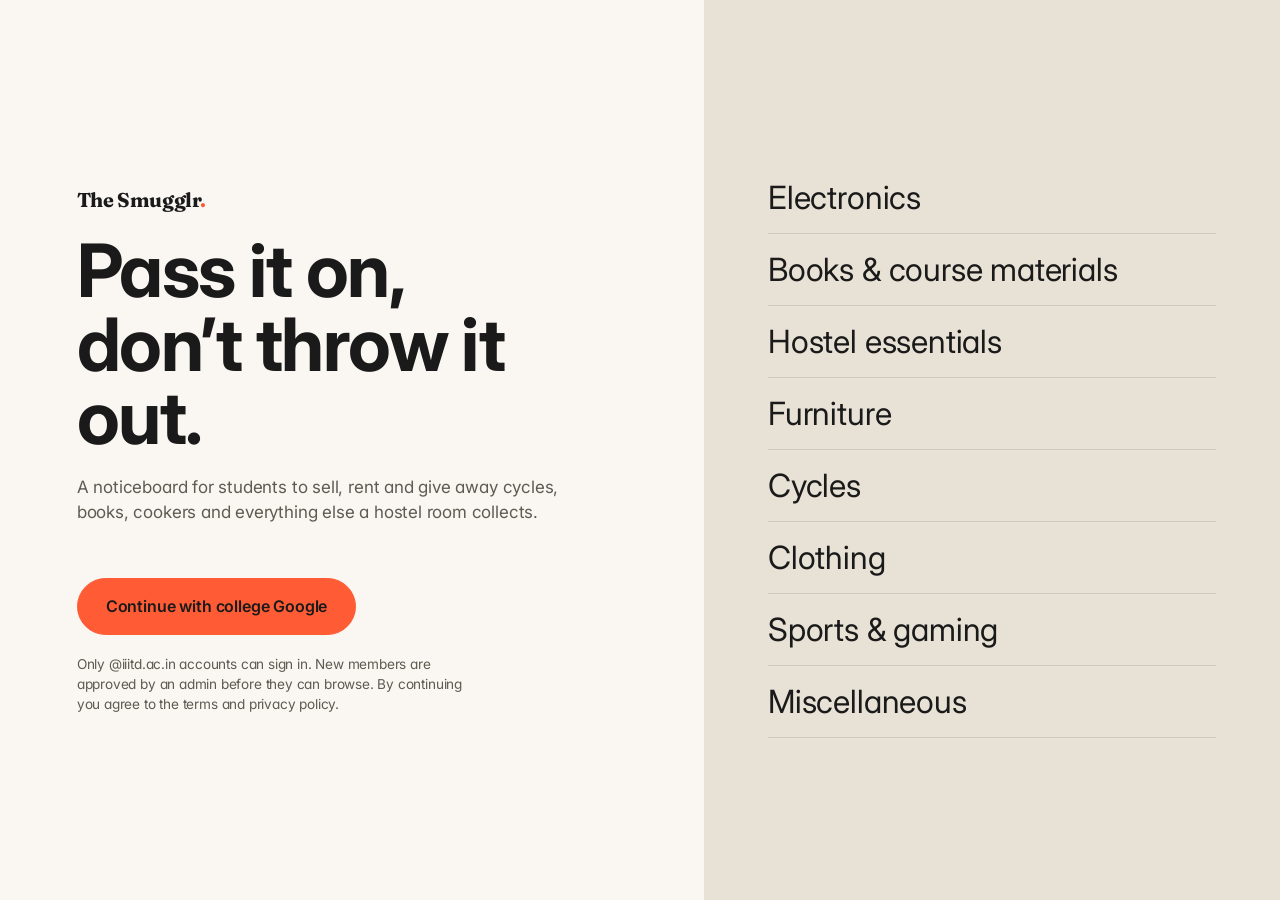
<file: index.html>
<!doctype html>
<html lang="en">
  <head>
    <meta charset="UTF-8" />
    <link rel="icon" type="image/svg+xml" href="/favicon.svg" />
    <meta name="viewport" content="width=device-width, initial-scale=1.0" />
    <title>The Smugglr · Student marketplace for your campus</title>
    <link rel="canonical" href="https://thesmugglr.github.io/" />
    <link rel="manifest" href="/manifest.webmanifest" />
    <link rel="apple-touch-icon" href="/pwa/apple-touch-icon.png" />
    <meta name="mobile-web-app-capable" content="yes" />
    <meta name="apple-mobile-web-app-capable" content="yes" />
    <meta name="apple-mobile-web-app-title" content="Smugglr" />
    <meta name="apple-mobile-web-app-status-bar-style" content="default" />
    <meta name="description" content="A student marketplace: buy, sell, rent and give away cycles, books, cookers and more on campus." />
    <meta name="color-scheme" content="light dark" />
    <meta name="theme-color" content="#FAF7F2" media="(prefers-color-scheme: light)" />
    <meta name="theme-color" content="#14120F" media="(prefers-color-scheme: dark)" />
    <meta property="og:type" content="website" />
    <meta property="og:title" content="The Smugglr" />
    <meta property="og:description" content="Pass it on. Pay less. A student marketplace for your campus." />
    <meta property="og:url" content="https://thesmugglr.github.io/" />
    <meta property="og:site_name" content="The Smugglr" />
    <meta property="og:image" content="https://thesmugglr.github.io/pwa/icon-512.png" />
    <meta name="twitter:card" content="summary" />
    <script type="application/ld+json">{"@context":"https://schema.org","@type":"WebSite","name":"The Smugglr","alternateName":["Smugglr","The Smugglr student marketplace"],"url":"https://thesmugglr.github.io/"}</script>
    <link rel="preconnect" href="https://fonts.googleapis.com" />
  <link rel="preconnect" href="https://fonts.gstatic.com" crossorigin />
  <link href="https://fonts.googleapis.com/css2?family=Inter:wght@400;500;600;700&family=Fraunces:opsz,wght@9..144,700&display=swap" rel="stylesheet" />
  <script type="module" crossorigin src="/assets/index-Czb5U0D6.js"></script>
  <link rel="stylesheet" crossorigin href="/assets/index-BHktLId6.css">
</head>
  <body>
    <div id="root"><noscript><h1>The Smugglr</h1><p>A student marketplace: buy, sell, rent and give away cycles, textbooks, cookers and more on campus. Sign in with your college Google account. JavaScript is needed to use the site.</p></noscript></div>
  </body>
</html>
</file>
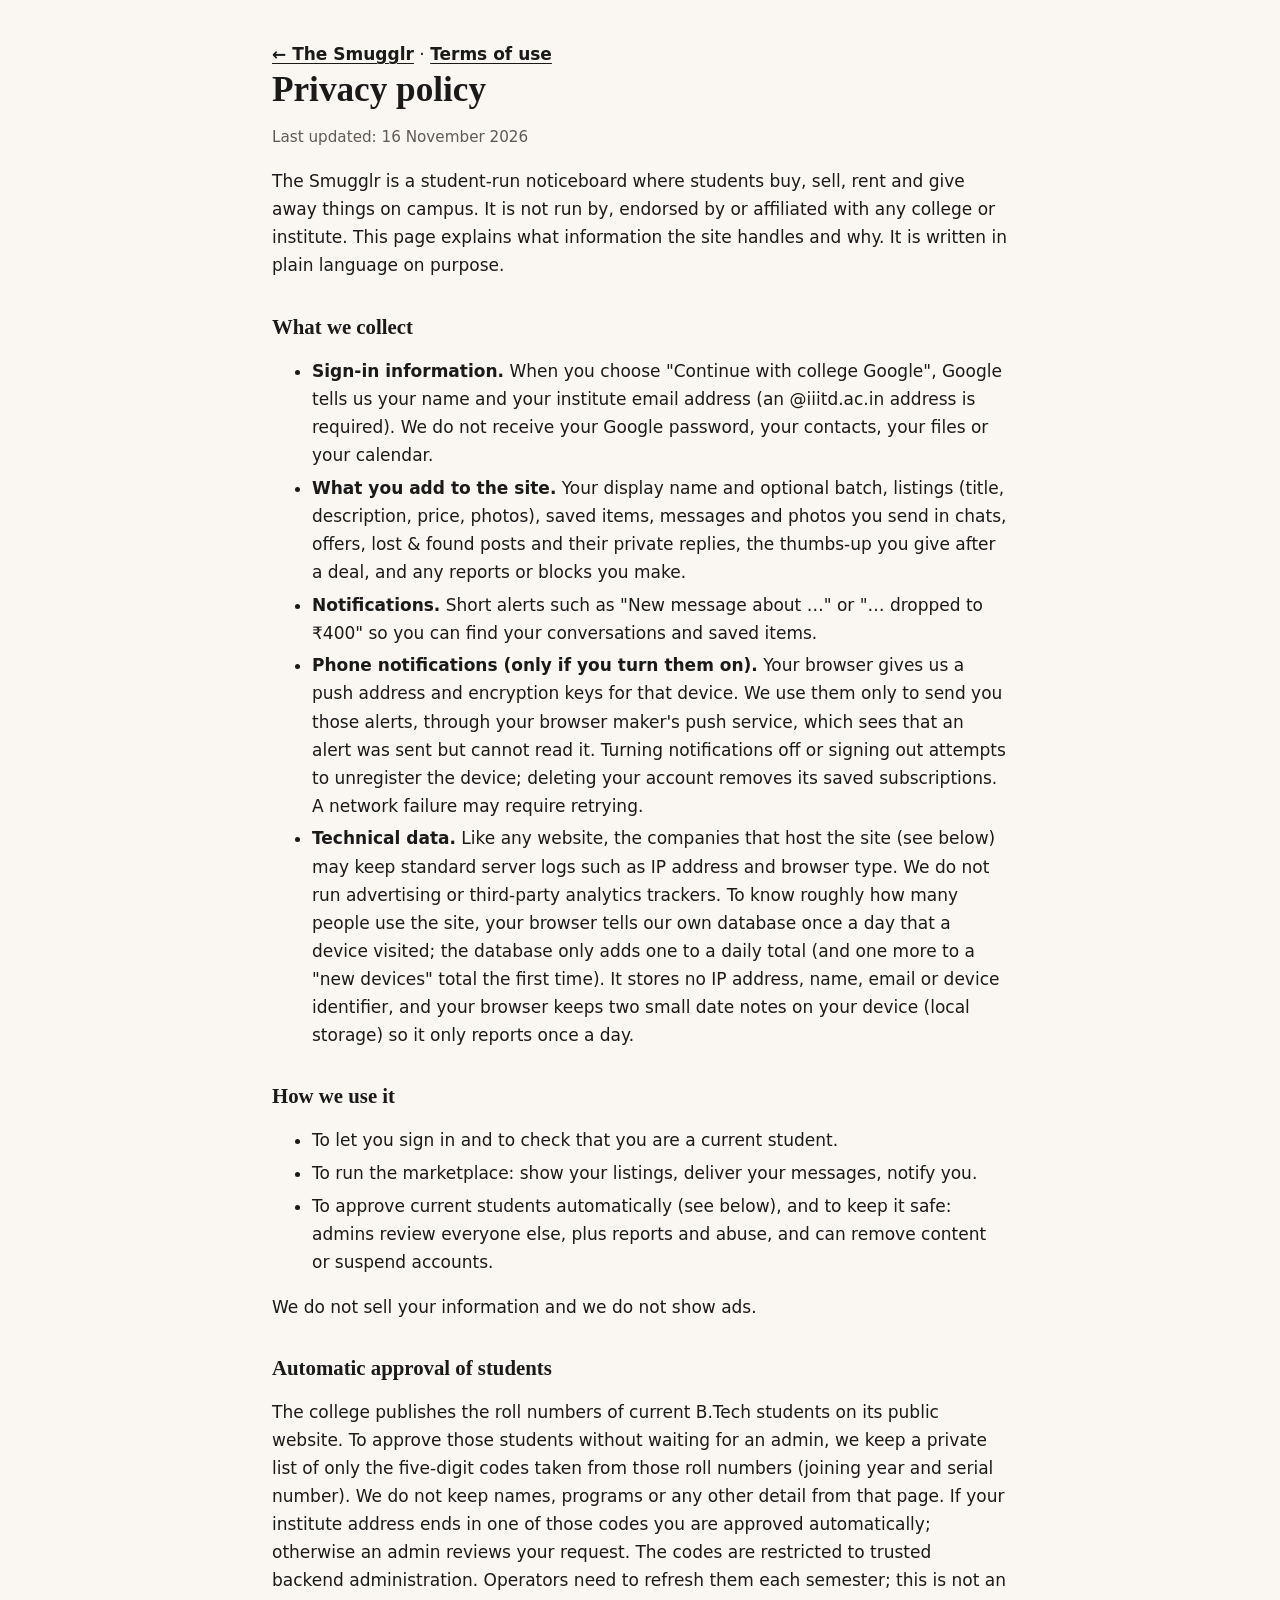
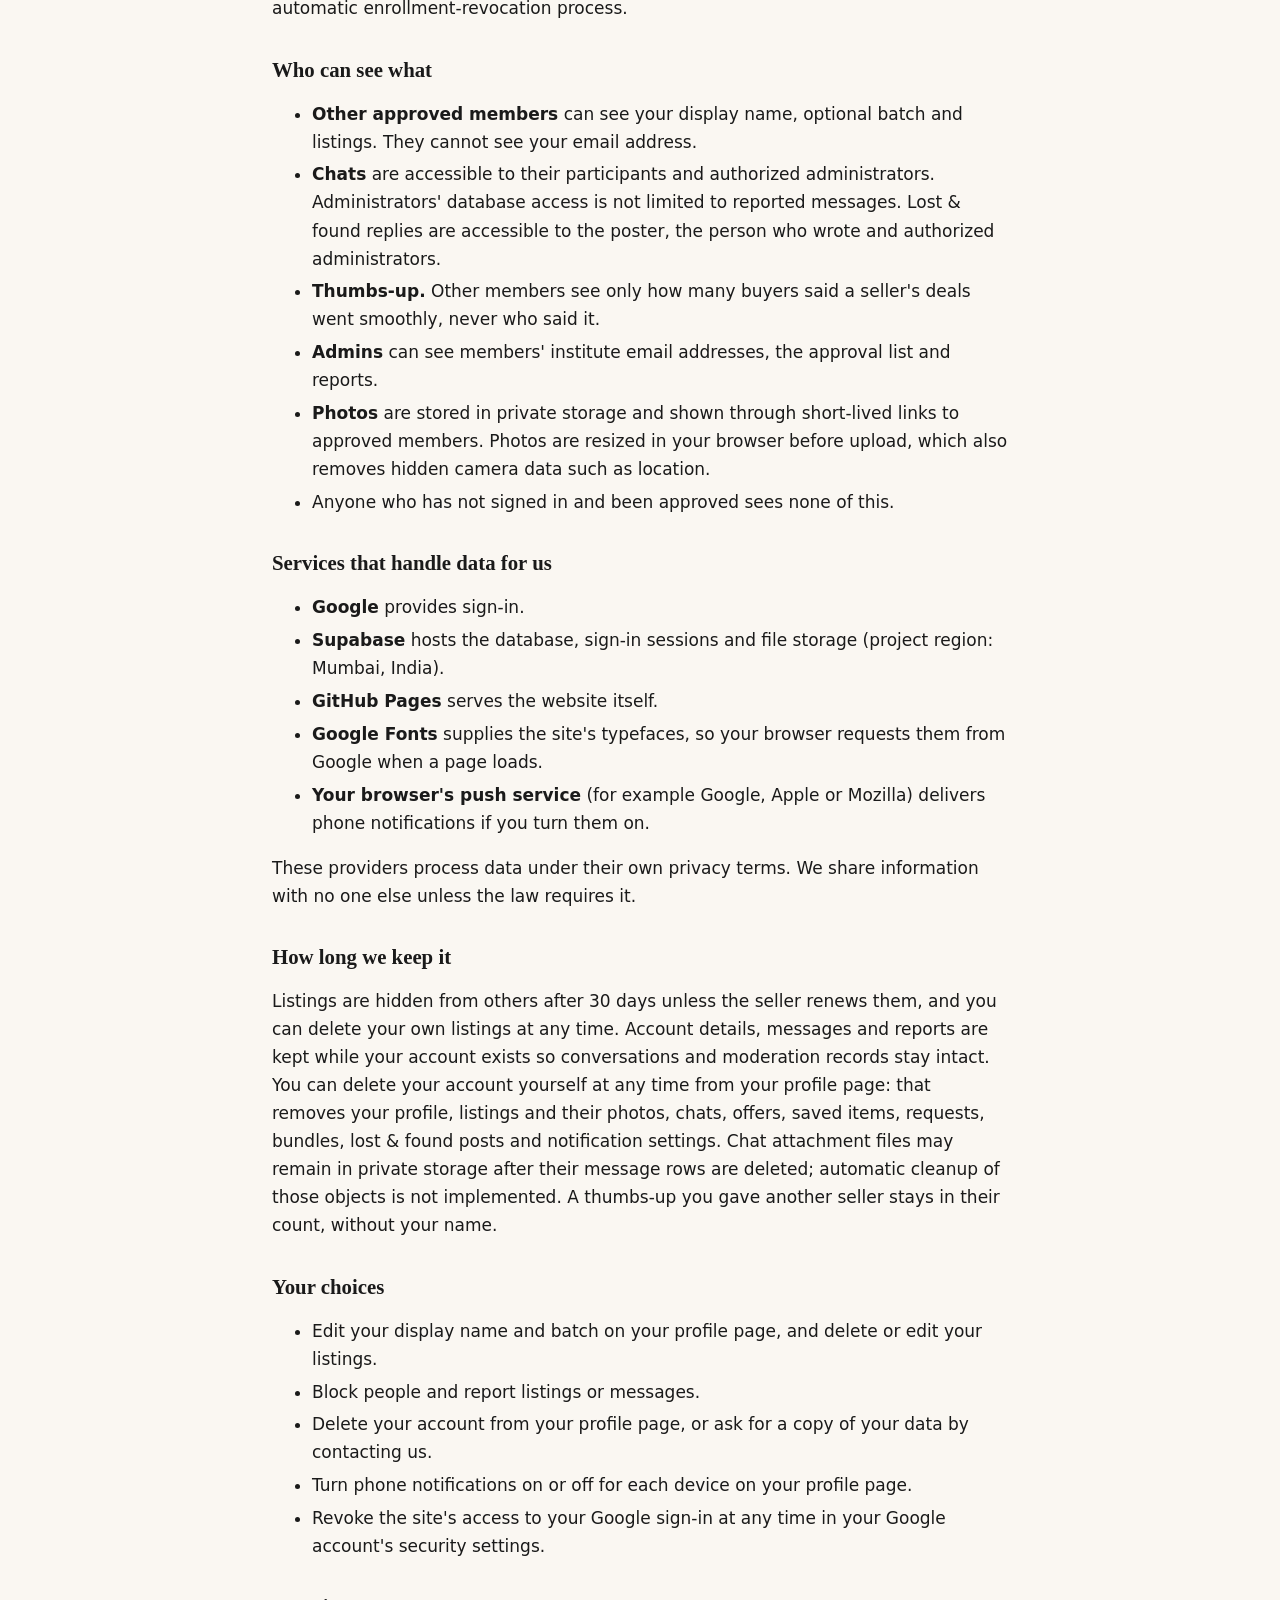
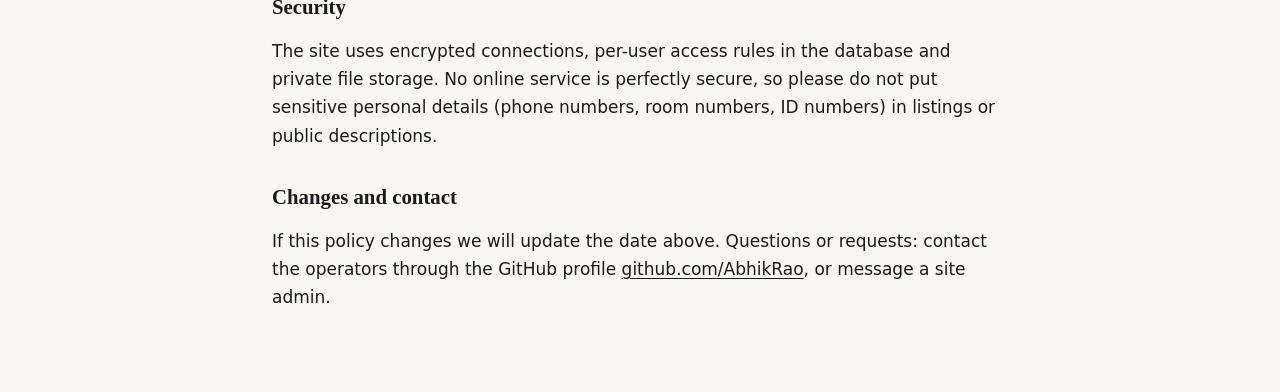
<file: privacy.html>
<!doctype html>
<html lang="en">
<head>
<meta charset="utf-8">
<meta name="viewport" content="width=device-width, initial-scale=1">
<title>Privacy policy · The Smugglr</title>
<meta name="description" content="How The Smugglr handles your data.">
<style>
  body{margin:0;background:#faf7f2;color:#1a1a1a;font:17px/1.65 system-ui,-apple-system,"Segoe UI",sans-serif}
  main{max-width:46rem;margin:0 auto;padding:2.5rem 1.25rem 4rem}
  h1{font:700 2.2rem/1.1 Georgia,"Times New Roman",serif;margin:.2rem 0 .4rem}
  h2{font:700 1.3rem/1.2 Georgia,"Times New Roman",serif;margin:2.2rem 0 .5rem}
  a{color:#1a1a1a;text-underline-offset:3px}
  .muted{color:#5f5a52;font-size:.95rem}
  li{margin:.3rem 0}
  nav a{font-weight:600}
</style>
</head>
<body>
<main>
  <nav><a href="./">← The Smugglr</a> · <a href="terms.html">Terms of use</a></nav>
  <h1>Privacy policy</h1>
  <p class="muted">Last updated: 16 November 2026</p>

  <p>The Smugglr is a student-run noticeboard where students buy, sell, rent and give away things on campus. It is not run by, endorsed by or affiliated with any college or institute. This page explains what information the site handles and why. It is written in plain language on purpose.</p>

  <h2>What we collect</h2>
  <ul>
    <li><strong>Sign-in information.</strong> When you choose "Continue with college Google", Google tells us your name and your institute email address (an @iiitd.ac.in address is required). We do not receive your Google password, your contacts, your files or your calendar.</li>
    <li><strong>What you add to the site.</strong> Your display name and optional batch, listings (title, description, price, photos), saved items, messages and photos you send in chats, offers, lost &amp; found posts and their private replies, the thumbs-up you give after a deal, and any reports or blocks you make.</li>
    <li><strong>Notifications.</strong> Short alerts such as "New message about …" or "… dropped to ₹400" so you can find your conversations and saved items.</li>
    <li><strong>Phone notifications (only if you turn them on).</strong> Your browser gives us a push address and encryption keys for that device. We use them only to send you those alerts, through your browser maker's push service, which sees that an alert was sent but cannot read it. Turning notifications off or signing out attempts to unregister the device; deleting your account removes its saved subscriptions. A network failure may require retrying.</li>
    <li><strong>Technical data.</strong> Like any website, the companies that host the site (see below) may keep standard server logs such as IP address and browser type. We do not run advertising or third-party analytics trackers. To know roughly how many people use the site, your browser tells our own database once a day that a device visited; the database only adds one to a daily total (and one more to a "new devices" total the first time). It stores no IP address, name, email or device identifier, and your browser keeps two small date notes on your device (local storage) so it only reports once a day.</li>
  </ul>

  <h2>How we use it</h2>
  <ul>
    <li>To let you sign in and to check that you are a current student.</li>
    <li>To run the marketplace: show your listings, deliver your messages, notify you.</li>
    <li>To approve current students automatically (see below), and to keep it safe: admins review everyone else, plus reports and abuse, and can remove content or suspend accounts.</li>
  </ul>
  <p>We do not sell your information and we do not show ads.</p>

  <h2>Automatic approval of students</h2>
  <p>The college publishes the roll numbers of current B.Tech students on its public website. To approve those students without waiting for an admin, we keep a private list of only the five-digit codes taken from those roll numbers (joining year and serial number). We do not keep names, programs or any other detail from that page. If your institute address ends in one of those codes you are approved automatically; otherwise an admin reviews your request. The codes are restricted to trusted backend administration. Operators need to refresh them each semester; this is not an automatic enrollment-revocation process.</p>

  <h2>Who can see what</h2>
  <ul>
    <li><strong>Other approved members</strong> can see your display name, optional batch and listings. They cannot see your email address.</li>
    <li><strong>Chats</strong> are accessible to their participants and authorized administrators. Administrators' database access is not limited to reported messages. Lost &amp; found replies are accessible to the poster, the person who wrote and authorized administrators.</li>
    <li><strong>Thumbs-up.</strong> Other members see only how many buyers said a seller's deals went smoothly, never who said it.</li>
    <li><strong>Admins</strong> can see members' institute email addresses, the approval list and reports.</li>
    <li><strong>Photos</strong> are stored in private storage and shown through short-lived links to approved members. Photos are resized in your browser before upload, which also removes hidden camera data such as location.</li>
    <li>Anyone who has not signed in and been approved sees none of this.</li>
  </ul>

  <h2>Services that handle data for us</h2>
  <ul>
    <li><strong>Google</strong> provides sign-in.</li>
    <li><strong>Supabase</strong> hosts the database, sign-in sessions and file storage (project region: Mumbai, India).</li>
    <li><strong>GitHub Pages</strong> serves the website itself.</li>
    <li><strong>Google Fonts</strong> supplies the site's typefaces, so your browser requests them from Google when a page loads.</li>
    <li><strong>Your browser's push service</strong> (for example Google, Apple or Mozilla) delivers phone notifications if you turn them on.</li>
  </ul>
  <p>These providers process data under their own privacy terms. We share information with no one else unless the law requires it.</p>

  <h2>How long we keep it</h2>
  <p>Listings are hidden from others after 30 days unless the seller renews them, and you can delete your own listings at any time. Account details, messages and reports are kept while your account exists so conversations and moderation records stay intact. You can delete your account yourself at any time from your profile page: that removes your profile, listings and their photos, chats, offers, saved items, requests, bundles, lost &amp; found posts and notification settings. Chat attachment files may remain in private storage after their message rows are deleted; automatic cleanup of those objects is not implemented. A thumbs-up you gave another seller stays in their count, without your name.</p>

  <h2>Your choices</h2>
  <ul>
    <li>Edit your display name and batch on your profile page, and delete or edit your listings.</li>
    <li>Block people and report listings or messages.</li>
    <li>Delete your account from your profile page, or ask for a copy of your data by contacting us.</li>
    <li>Turn phone notifications on or off for each device on your profile page.</li>
    <li>Revoke the site's access to your Google sign-in at any time in your Google account's security settings.</li>
  </ul>

  <h2>Security</h2>
  <p>The site uses encrypted connections, per-user access rules in the database and private file storage. No online service is perfectly secure, so please do not put sensitive personal details (phone numbers, room numbers, ID numbers) in listings or public descriptions.</p>

  <h2>Changes and contact</h2>
  <p>If this policy changes we will update the date above. Questions or requests: contact the operators through the GitHub profile <a href="https://github.com/AbhikRao">github.com/AbhikRao</a>, or message a site admin.</p>
</main>
</body>
</html>
</file>
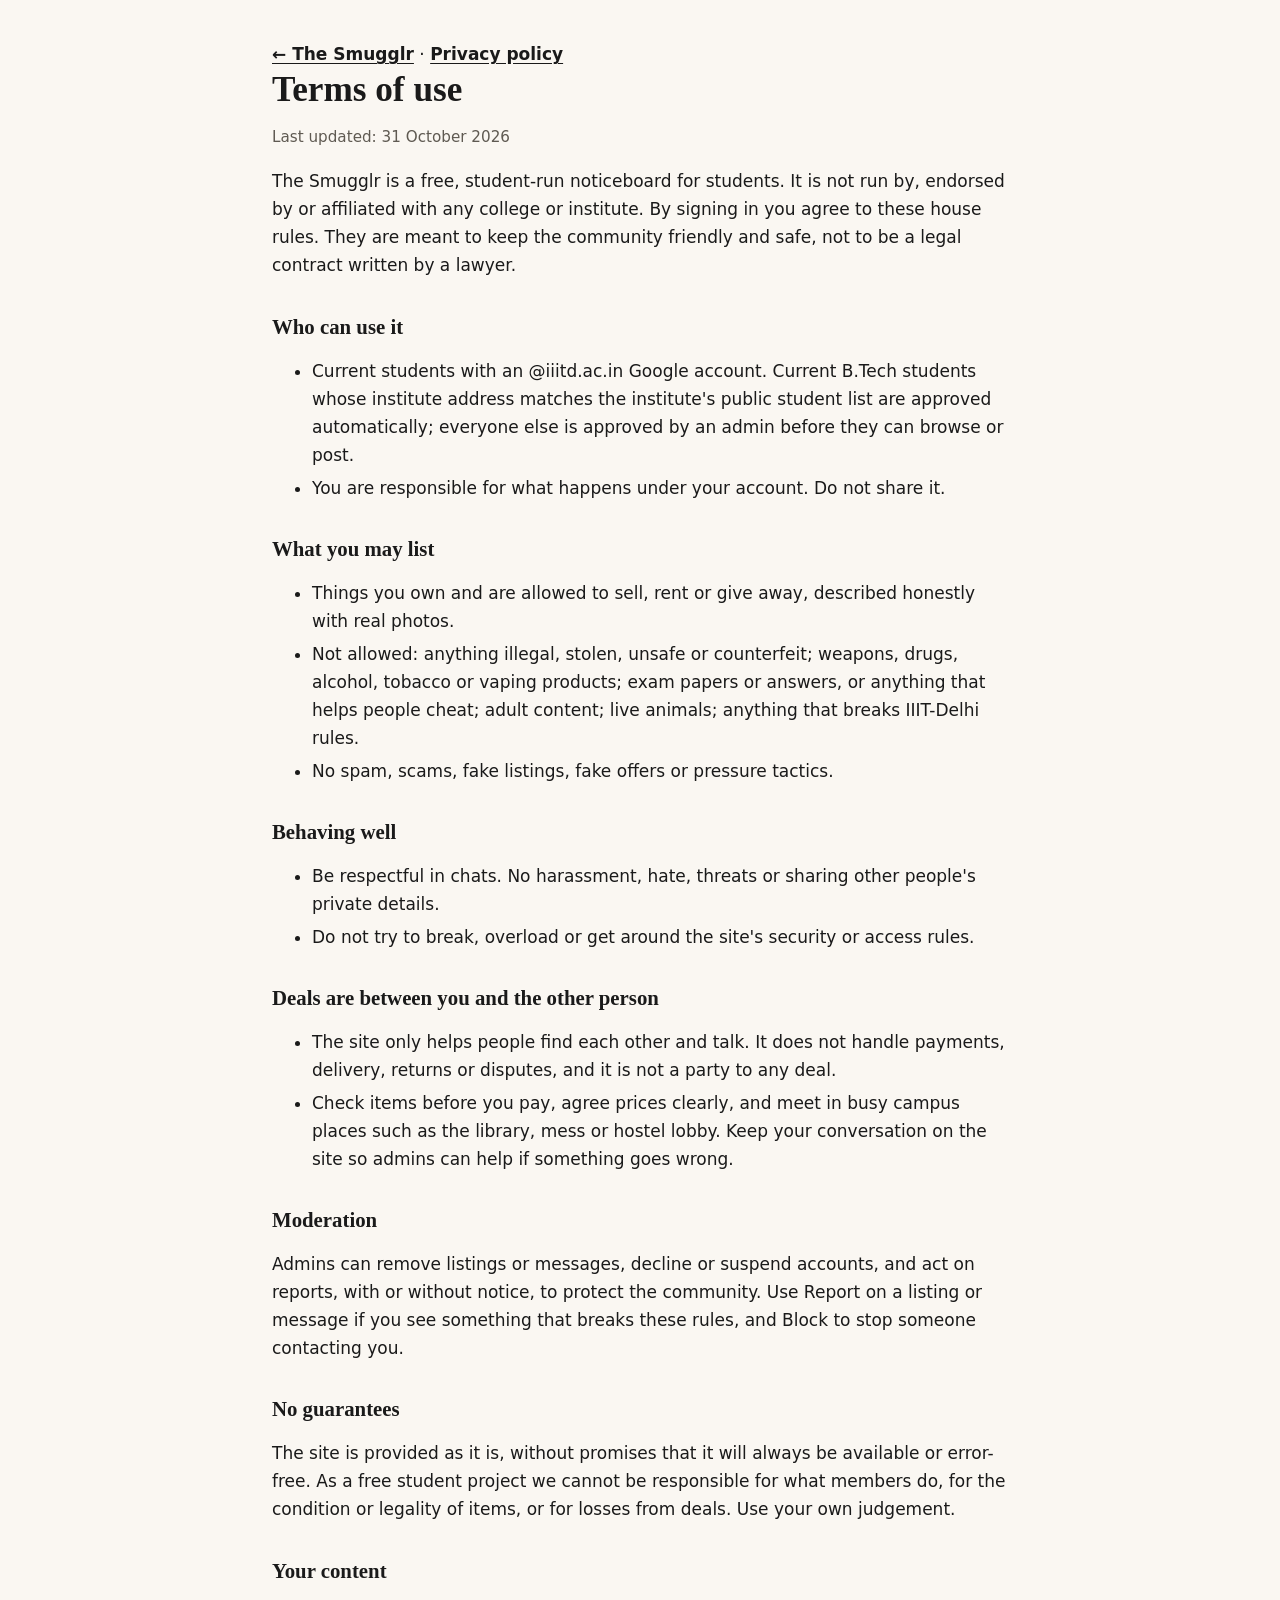
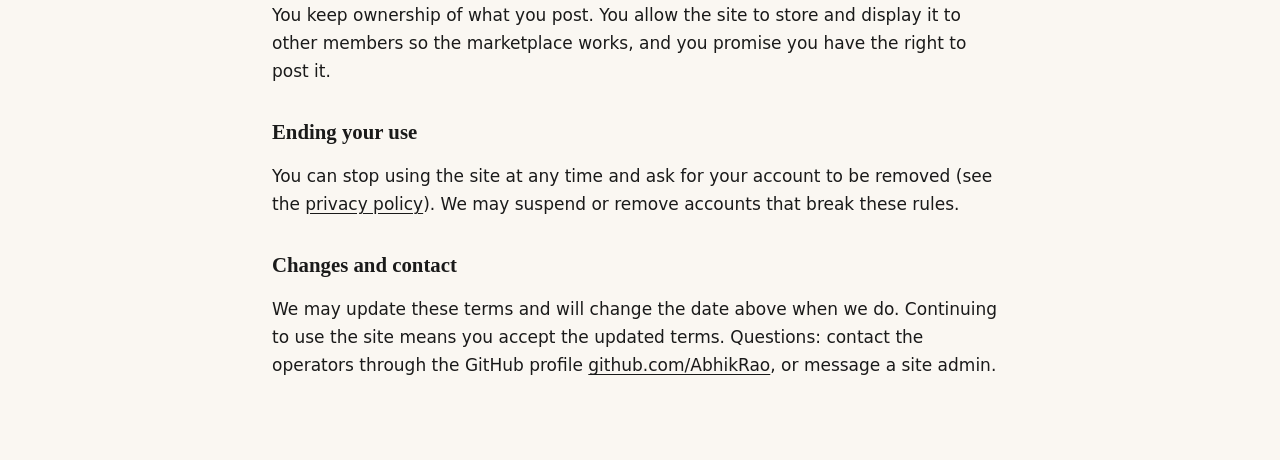
<file: terms.html>
<!doctype html>
<html lang="en">
<head>
<meta charset="utf-8">
<meta name="viewport" content="width=device-width, initial-scale=1">
<title>Terms of use · The Smugglr</title>
<meta name="description" content="House rules for using The Smugglr.">
<style>
  body{margin:0;background:#faf7f2;color:#1a1a1a;font:17px/1.65 system-ui,-apple-system,"Segoe UI",sans-serif}
  main{max-width:46rem;margin:0 auto;padding:2.5rem 1.25rem 4rem}
  h1{font:700 2.2rem/1.1 Georgia,"Times New Roman",serif;margin:.2rem 0 .4rem}
  h2{font:700 1.3rem/1.2 Georgia,"Times New Roman",serif;margin:2.2rem 0 .5rem}
  a{color:#1a1a1a;text-underline-offset:3px}
  .muted{color:#5f5a52;font-size:.95rem}
  li{margin:.3rem 0}
  nav a{font-weight:600}
</style>
</head>
<body>
<main>
  <nav><a href="./">← The Smugglr</a> · <a href="privacy.html">Privacy policy</a></nav>
  <h1>Terms of use</h1>
  <p class="muted">Last updated: 31 October 2026</p>

  <p>The Smugglr is a free, student-run noticeboard for students. It is not run by, endorsed by or affiliated with any college or institute. By signing in you agree to these house rules. They are meant to keep the community friendly and safe, not to be a legal contract written by a lawyer.</p>

  <h2>Who can use it</h2>
  <ul>
    <li>Current students with an @iiitd.ac.in Google account. Current B.Tech students whose institute address matches the institute's public student list are approved automatically; everyone else is approved by an admin before they can browse or post.</li>
    <li>You are responsible for what happens under your account. Do not share it.</li>
  </ul>

  <h2>What you may list</h2>
  <ul>
    <li>Things you own and are allowed to sell, rent or give away, described honestly with real photos.</li>
    <li>Not allowed: anything illegal, stolen, unsafe or counterfeit; weapons, drugs, alcohol, tobacco or vaping products; exam papers or answers, or anything that helps people cheat; adult content; live animals; anything that breaks IIIT-Delhi rules.</li>
    <li>No spam, scams, fake listings, fake offers or pressure tactics.</li>
  </ul>

  <h2>Behaving well</h2>
  <ul>
    <li>Be respectful in chats. No harassment, hate, threats or sharing other people's private details.</li>
    <li>Do not try to break, overload or get around the site's security or access rules.</li>
  </ul>

  <h2>Deals are between you and the other person</h2>
  <ul>
    <li>The site only helps people find each other and talk. It does not handle payments, delivery, returns or disputes, and it is not a party to any deal.</li>
    <li>Check items before you pay, agree prices clearly, and meet in busy campus places such as the library, mess or hostel lobby. Keep your conversation on the site so admins can help if something goes wrong.</li>
  </ul>

  <h2>Moderation</h2>
  <p>Admins can remove listings or messages, decline or suspend accounts, and act on reports, with or without notice, to protect the community. Use Report on a listing or message if you see something that breaks these rules, and Block to stop someone contacting you.</p>

  <h2>No guarantees</h2>
  <p>The site is provided as it is, without promises that it will always be available or error-free. As a free student project we cannot be responsible for what members do, for the condition or legality of items, or for losses from deals. Use your own judgement.</p>

  <h2>Your content</h2>
  <p>You keep ownership of what you post. You allow the site to store and display it to other members so the marketplace works, and you promise you have the right to post it.</p>

  <h2>Ending your use</h2>
  <p>You can stop using the site at any time and ask for your account to be removed (see the <a href="privacy.html">privacy policy</a>). We may suspend or remove accounts that break these rules.</p>

  <h2>Changes and contact</h2>
  <p>We may update these terms and will change the date above when we do. Continuing to use the site means you accept the updated terms. Questions: contact the operators through the GitHub profile <a href="https://github.com/AbhikRao">github.com/AbhikRao</a>, or message a site admin.</p>
</main>
</body>
</html>
</file>
<file: assets/index-BHktLId6.css>
:root{--paper:#faf7f2;--ink:#1a1a1a;--accent:#ff5c35;--sand:#e8e1d5;--muted:#5f5a52;--line:#1a1a1a1f;--card:#fff;--danger:#b3261e;--serif:"Fraunces",Georgia,"Times New Roman",serif;--sans:"DM Sans",system-ui,-apple-system,"Segoe UI",sans-serif;--shadow:0 1px 2px #1a1a1a0a,0 8px 24px -8px #1a1a1a1f;--shadow-lg:0 2px 4px #1a1a1a0d,0 24px 48px -16px #1a1a1a33;--r:16px;--r-lg:24px;--on-accent:#1a1a1a;--line-strong:#1a1a1a47;--shimmer:#f2ede4;--scrim:#1a1a1a66;--glass:#ffffffb8;--glass-line:#ffffffb3;--bar:#faf7f2c7;--bar-strong:#ffffffd1;--chip:#ffffffe0;--lightningcss-light:initial;--lightningcss-dark: ;color-scheme:light}@media (prefers-color-scheme:dark){:root{--paper:#14120f;--ink:#f2ede4;--sand:#2a2622;--muted:#a8a096;--card:#1d1a17;--danger:#ff8a80;--line:#f2ede421;--line-strong:#f2ede44d;--shimmer:#36312b;--scrim:#0009;--glass:#1d1a17bd;--glass-line:#ffffff14;--bar:#14120fcc;--bar-strong:#1d1a17e0;--chip:#14120fc7;--shadow:0 1px 2px #0000004d,0 8px 24px -8px #00000080;--shadow-lg:0 2px 4px #00000059,0 24px 48px -16px #000000a6;--lightningcss-light: ;--lightningcss-dark:initial;color-scheme:dark}.thumb img,.gallery img,.bubble img,.photo-grid img{filter:brightness(.94)}}*{box-sizing:border-box}html{scroll-behavior:smooth}body{background:var(--paper);color:var(--ink);font:16px/1.6 var(--sans);-webkit-font-smoothing:antialiased;margin:0}a{color:inherit;text-decoration:none}h1,h2,h3{font-family:var(--serif);letter-spacing:-.02em;margin:0;font-weight:600;line-height:1.08}h3{font-size:1.25rem}.display{letter-spacing:-.03em;margin:.4rem 0 1.5rem;font-size:clamp(2.2rem,5vw,3.6rem);font-weight:600}.display.sm{margin:0;font-size:clamp(1.6rem,3vw,2.2rem)}.display em{color:var(--accent);font-style:italic;font-weight:400}.eyebrow{letter-spacing:.14em;text-transform:uppercase;color:var(--muted);margin:0;font-size:.8rem;font-weight:700}.lede{color:var(--muted);max-width:46ch;margin:0 0 2rem;font-size:1.15rem}.muted{color:var(--muted)}.error{color:var(--danger)}code{background:var(--sand);border-radius:4px;padding:0 .3em}:focus-visible{outline:3px solid var(--ink);outline-offset:3px;border-radius:8px}button,.btn,input,select,textarea{font:inherit;color:inherit}input,select,textarea{background:var(--card);border:1px solid var(--line);border-radius:12px;width:100%;padding:.75rem 1rem;transition:border-color .15s,box-shadow .15s}input:focus,select:focus,textarea:focus{border-color:var(--ink);outline:none;box-shadow:0 0 0 3px #ff5c3559}button,.btn{background:var(--card);border:1px solid var(--line);cursor:pointer;border-radius:999px;align-items:center;gap:.5rem;padding:.6rem 1.25rem;font-size:.95rem;font-weight:600;transition:transform .15s,box-shadow .15s,background .15s;display:inline-flex}button:hover,.btn:hover{box-shadow:var(--shadow);transform:translateY(-1px)}button:active,.btn:active{box-shadow:none;transform:scale(.97)}button.primary,.btn.primary,.cta-btn{background:var(--accent);border-color:var(--accent);color:var(--on-accent)}button.danger{color:var(--danger);border-color:var(--danger)}button.link{color:var(--muted);text-underline-offset:3px;background:0 0;border:0;padding:.25rem .4rem;font-weight:500;text-decoration:underline}button.link:hover{box-shadow:none;color:var(--ink);transform:none}button:disabled{opacity:.5;cursor:not-allowed;box-shadow:none;transform:none}.icon-btn{border:1px solid var(--line);border-radius:50%;place-items:center;width:40px;height:40px;padding:0;display:grid}.glass{background:var(--glass);-webkit-backdrop-filter:blur(14px)saturate(1.4);border:1px solid var(--glass-line);box-shadow:var(--shadow)}.top{z-index:20;background:var(--bar);-webkit-backdrop-filter:blur(16px)saturate(1.5);border-bottom:1px solid var(--line);align-items:center;gap:8px;padding:12px clamp(16px,4vw,40px);display:flex;position:sticky;top:0}.top .brand{margin-right:auto}.wordmark{font-family:var(--serif);letter-spacing:-.02em;font-size:1.25rem;font-weight:700}.wordmark i{color:var(--accent);font-style:normal}.desktop-nav{align-items:center;gap:24px;font-size:.95rem;font-weight:500;display:flex}.desktop-nav a:not(.btn){border-bottom:2px solid #0000;padding:4px 0}.desktop-nav a.active:not(.btn){border-color:var(--accent)}.bell{place-items:center;width:40px;height:40px;margin-right:8px;display:grid;position:relative}.bell .badge{margin:0;font-size:.7rem;position:absolute;top:0;right:-2px}.page{max-width:1200px;margin:0 auto;padding:0 clamp(16px,4vw,40px) 96px}.tabbar{background:var(--bar-strong);-webkit-backdrop-filter:blur(16px);border:1px solid var(--line);box-shadow:var(--shadow-lg);z-index:20;border-radius:24px;justify-content:space-around;padding:8px 0;display:none;position:fixed;bottom:12px;left:12px;right:12px}.tabbar a{color:var(--muted);flex-direction:column;align-items:center;gap:2px;min-width:52px;font-size:.72rem;font-weight:600;display:flex}.tabbar a.active{color:var(--ink)}.tabbar a.sell svg{background:var(--accent);color:var(--on-accent);border-radius:50%;width:28px;height:28px;padding:4px}@media (width<=700px){.desktop-nav{display:none}.tabbar{display:flex}}.block{padding:64px 0 0}.block.tight{padding-top:8px}.hero{grid-template-columns:1.05fr .95fr;align-items:center;gap:40px;padding:56px 0 8px;display:grid}.hero h1.display{margin:16px 0 24px;font-size:clamp(2.8rem,7vw,5.2rem);line-height:.98}.searchbar{border-radius:999px;align-items:center;gap:8px;max-width:520px;padding:8px 8px 8px 20px;display:flex}.searchbar input{box-shadow:none;background:0 0;border:0;padding:8px}.searchbar input:focus{box-shadow:none}.chips-row{flex-wrap:wrap;gap:8px;margin-top:16px;display:flex}.chips-row button{background:var(--sand);border-color:#0000;padding:6px 16px;font-weight:500}.chips-row button.on{background:var(--ink);color:var(--paper)}.collage{aspect-ratio:1/1.05;min-height:340px;position:relative}.blob{background:var(--sand);border-radius:48% 52% 44% 56%/52% 44% 56% 48%;position:absolute;inset:6% 4% 4% 10%}.float-card{border-radius:var(--r);padding:8px;position:absolute}.float-card .thumb{aspect-ratio:5/4;border-radius:12px}.float-meta{justify-content:space-between;gap:8px;padding:8px 4px 2px;font-size:.85rem;display:flex}.float-meta span{text-overflow:ellipsis;white-space:nowrap;overflow:hidden}@media (width<=860px){.hero{grid-template-columns:1fr;padding-top:32px}.collage{aspect-ratio:1/.8;order:-1;min-height:280px}}.cat-row{scroll-snap-type:x proximity;scrollbar-width:thin;gap:12px;padding:8px 2px 16px;display:flex;overflow-x:auto}.cat{border-radius:var(--r);background:var(--card);scroll-snap-align:start;border:1px solid var(--line);flex-direction:column;flex:none;align-items:flex-start;gap:0;min-width:160px;padding:16px 24px}.cat span{font-family:var(--serif);font-size:1.1rem}.cat small{color:var(--muted);font-weight:400}.cat.on{background:var(--ink);color:var(--paper)}.cat.on small{color:var(--sand)}.sections{scrollbar-width:none;gap:8px;margin-bottom:24px;display:flex;overflow-x:auto}.sections::-webkit-scrollbar{display:none}.sections a{white-space:nowrap;color:var(--muted);border-radius:999px;flex:none;padding:8px 16px;font-weight:600}.sections a.active{background:var(--ink);color:var(--paper)}.row{flex-wrap:wrap;align-items:center;gap:8px;margin:16px 0;display:flex}.row.between{justify-content:space-between}.row-between{justify-content:space-between;align-items:baseline;gap:8px;display:flex}.bento{grid-template-columns:repeat(auto-fill,minmax(220px,1fr));grid-auto-flow:dense;gap:24px;margin-top:24px;display:grid}.bento>.big{grid-area:span 2/span 2}@media (width<=600px){.bento{grid-template-columns:repeat(2,1fr);gap:16px}.bento>.big{grid-area:auto/span 2}}.grid{grid-template-columns:repeat(auto-fill,minmax(200px,1fr));gap:24px;display:grid}.card{background:var(--card);border:1px solid var(--line);border-radius:var(--r);height:100%;padding:8px;transition:transform .25s,box-shadow .25s;position:relative}.card:hover{box-shadow:var(--shadow-lg);transform:translateY(-6px)}.card-link{display:block}.thumb{aspect-ratio:4/5;background:var(--sand);color:var(--muted);border-radius:12px;place-items:center;font-size:.85rem;display:grid;position:relative;overflow:hidden}.card.feature .thumb{aspect-ratio:1}.thumb img{object-fit:cover;width:100%;height:100%;transition:transform .5s}.card:hover .thumb img{transform:scale(1.04)}.thumb.dim img{filter:grayscale(.8);opacity:.7}.thumb.big{aspect-ratio:4/3;border-radius:var(--r-lg)}.tag{background:var(--chip);-webkit-backdrop-filter:blur(8px);backdrop-filter:blur(8px);border-radius:999px;padding:2px 12px;font-size:.75rem;font-weight:700;position:absolute;top:8px;left:8px}.stamp{border:2px solid var(--ink);letter-spacing:.12em;text-transform:uppercase;background:var(--paper);border-radius:6px;padding:2px 12px;font-size:.8rem;font-weight:800;position:absolute;bottom:12px;right:12px;transform:rotate(-6deg)}.card-body{padding:12px 8px 8px}.title{-webkit-line-clamp:2;-webkit-box-orient:vertical;font-weight:600;line-height:1.35;display:-webkit-box;overflow:hidden}.card.feature .title{font-family:var(--serif);font-size:1.4rem;font-weight:600}.price{font-variant-numeric:tabular-nums;font-weight:700}.price.big{font-family:var(--serif);font-size:2.2rem}.meta{color:var(--muted);text-overflow:ellipsis;white-space:nowrap;font-size:.75rem;overflow:hidden}.heart{background:var(--chip);-webkit-backdrop-filter:blur(8px);backdrop-filter:blur(8px);border:0;border-radius:50%;justify-content:center;width:40px;height:40px;padding:0;position:absolute;top:16px;right:16px}.heart.on{background:var(--accent);color:var(--on-accent)}.badge{background:var(--sand);border-radius:999px;margin-left:8px;padding:0 10px;font-size:.75rem;font-weight:700;display:inline-block}.badge.sold,.badge.reserved{background:var(--ink);color:var(--paper)}.badge.unread{background:var(--accent);color:var(--on-accent)}.skeleton{aspect-ratio:4/5;border-radius:var(--r);background:linear-gradient(100deg,var(--sand) 30%,var(--shimmer) 50%,var(--sand) 70%);background-size:200% 100%;animation:1.4s linear infinite shimmer}@keyframes shimmer{to{background-position:-200% 0}}.empty{border:1px dashed var(--line-strong);border-radius:var(--r-lg);text-align:center;flex-direction:column;align-items:center;gap:8px;margin-top:24px;padding:64px 24px;display:flex}.empty strong{font-family:var(--serif);font-size:1.4rem}.steps{grid-template-columns:repeat(3,1fr);gap:40px;margin:0;padding:0;list-style:none;display:grid}@media (width<=800px){.steps{grid-template-columns:1fr}}.num{font-family:var(--serif);color:#0000;-webkit-text-stroke:1.5px var(--ink);font-size:clamp(4rem,9vw,7rem);font-weight:400;line-height:.9;display:block}.art{width:120px;height:90px;color:var(--accent);margin:16px 0}.art svg{width:100%;height:100%;stroke:var(--ink)}.steps p{color:var(--muted);max-width:32ch}.trust{grid-template-columns:repeat(3,1fr);align-items:start;gap:24px;display:grid}@media (width<=800px){.trust{grid-template-columns:1fr}}.panel{background:var(--card);border:1px solid var(--line);border-radius:var(--r-lg);box-shadow:var(--shadow);padding:24px}.stagger-1{margin-top:40px}.stagger-2{margin-top:80px}@media (width<=800px){.stagger-1,.stagger-2{margin-top:0}}.panel h3{margin:16px 0 8px}.panel p{color:var(--muted);margin:0}.verified{background:var(--accent);width:32px;height:32px;color:var(--on-accent);border-radius:50%;place-items:center;font-weight:700;display:grid}.cta-block{background:var(--accent);color:var(--on-accent);border-radius:var(--r-lg);text-align:center;flex-direction:column;align-items:center;gap:8px;margin-top:96px;padding:clamp(32px,7vw,80px);display:flex}.cta-block .display{margin:0}.cta-block p{max-width:44ch;margin:0 0 24px;font-size:1.1rem}.cta-btn{padding:16px 32px;font-size:1.05rem;background:var(--ink)!important;color:var(--paper)!important;border-color:var(--ink)!important}.foot{border-top:1px solid var(--line);flex-wrap:wrap;justify-content:space-between;gap:32px;max-width:1200px;margin:0 auto;padding:64px clamp(16px,4vw,40px) 120px;display:flex}.foot p{max-width:36ch;color:var(--muted);margin:8px 0 0}.foot nav{align-items:flex-start;gap:24px;font-weight:500;display:flex}.foot nav a:hover{text-decoration:underline}.scrim{background:var(--scrim);-webkit-backdrop-filter:blur(2px);backdrop-filter:blur(2px);z-index:40;position:fixed;inset:0}.drawer{background:var(--paper);z-index:41;width:min(400px,100%);box-shadow:var(--shadow-lg);outline:none;padding:24px;position:fixed;top:0;bottom:0;right:0;overflow-y:auto}.drawer header{justify-content:space-between;align-items:center;margin-bottom:24px;display:flex}.drawer h2{margin:0}.detail{grid-template-columns:minmax(0,1.15fr) minmax(0,1fr);align-items:start;gap:clamp(24px,4vw,56px);padding-top:32px;display:grid}@media (width<=760px){.detail{grid-template-columns:1fr}}.gallery{gap:16px;display:grid}.gallery img{object-fit:cover;border-radius:var(--r-lg);width:100%;max-height:72vh;display:block}.info{position:sticky;top:96px}@media (width<=760px){.info{position:static}}.desc{white-space:pre-wrap;border-top:1px solid var(--line);padding-top:16px}.page>h1:first-child,.page>.row:first-child,.page>form:first-child,.page>.chat,.page>.detail,.page>p:first-child{margin-top:32px}.form{flex-direction:column;gap:16px;max-width:640px;display:flex}.form label{flex-direction:column;gap:6px;font-size:.875rem;font-weight:700;display:flex}.two{grid-template-columns:1fr 1fr;gap:16px;display:grid}@media (width<=520px){.two{grid-template-columns:1fr}}label.check{align-items:center;gap:8px;flex-direction:row!important}label.check input{width:auto}.chips{flex-wrap:wrap;gap:8px;margin:0;padding:0;list-style:none;display:flex}.chips li{background:var(--sand);border-radius:999px;padding:2px 12px;font-size:.8rem}.list{border-top:1px solid var(--line);margin:0;padding:0;list-style:none}.list li{border-bottom:1px solid var(--line);padding:16px 0}.list li>a{display:block}.list li .row{margin:8px 0 0}.list li.read strong{color:var(--muted);font-weight:500}.dot{background:var(--accent);border-radius:50%;width:8px;height:8px;margin-right:8px;display:inline-block}.pick{border:1px solid var(--line);border-radius:var(--r);background:var(--card);gap:8px;padding:16px;display:grid}.pick legend{padding:0 8px;font-weight:700}.pick label.check{font-weight:500}.card.bundle{padding:8px}.card.bundle .stack{aspect-ratio:4/3;background:var(--sand);border-radius:12px;place-items:center;display:grid;position:relative;overflow:hidden}.card.bundle .stack img{aspect-ratio:4/5;object-fit:cover;border:3px solid var(--card);border-radius:10px;width:42%;position:absolute}textarea{resize:vertical}.chat{flex-direction:column;max-width:720px;height:calc(100dvh - 200px);margin:32px auto 0;display:flex}.chat-head{border-bottom:1px solid var(--line);align-items:center;gap:16px;padding-bottom:12px;display:flex}.chat-head>div{flex:1;min-width:0}.chat-head a:hover{text-decoration:underline}.messages{flex-direction:column;flex:1;gap:8px;padding:16px 0;display:flex;overflow-y:auto}.bubble{background:var(--card);border:1px solid var(--line);border-radius:6px 20px 20px;align-self:flex-start;max-width:78%;padding:8px 16px}.bubble.mine{background:var(--ink);border-color:var(--ink);color:var(--paper);border-radius:20px 6px 20px 20px;align-self:flex-end}.bubble.mine .muted,.bubble.mine .link{color:inherit;opacity:.75}.bubble img{border-radius:12px;max-width:100%;margin-bottom:6px}.composer,.offer-bar{align-items:center;gap:8px;padding:8px 0;display:flex}.offer-bar{background:var(--sand);border-radius:var(--r);margin-bottom:8px;padding:8px 16px}.offer-bar input{width:9rem}.attach{cursor:pointer;border:1px solid var(--line);border-radius:50%;flex:none;place-items:center;width:44px;height:44px;display:grid}.center-box{flex-direction:column;align-items:flex-start;gap:16px;max-width:440px;margin:14vh auto;padding:0 16px;display:flex}.login{grid-template-columns:minmax(0,1.1fr) minmax(0,.9fr);min-height:100dvh;display:grid}.login-main{flex-direction:column;justify-content:center;align-items:flex-start;gap:20px;padding:clamp(24px,6vw,80px);display:flex}.login h1{font-size:clamp(2.6rem,6vw,4.6rem);line-height:1}.fine{color:var(--muted);max-width:44ch;margin:0;font-size:.85rem}button.big{padding:16px 28px;font-size:1rem}.login-board{background:var(--sand);flex-direction:column;justify-content:center;margin:0;padding:clamp(24px,5vw,64px);list-style:none;display:flex}.login-board li{font-family:var(--serif);border-bottom:1px solid var(--line);padding:12px 0;font-size:clamp(1.3rem,2.6vw,2rem)}@media (width<=800px){.login{grid-template-columns:1fr}.login-board{display:none}}@media (prefers-reduced-motion:reduce){*{transition:none!important;animation:none!important}html{scroll-behavior:auto}}.bento>div{display:flex}.bento>div>.card{flex:1;height:auto}.card.feature{flex-direction:column;display:flex}.card.feature .card-link{flex-direction:column;flex:1;display:flex}.card.feature .thumb{aspect-ratio:auto;flex:1;min-height:260px}@media (width<=600px){.card.feature .thumb{aspect-ratio:4/3;flex:none}}@media (width<=860px){.collage{aspect-ratio:auto;height:380px;margin-bottom:24px}}.visually-hidden{clip:rect(0 0 0 0);white-space:nowrap;border:0;width:1px;height:1px;margin:-1px;padding:0;position:absolute;overflow:hidden}.dropzone{border:2px dashed var(--line-strong);border-radius:var(--r-lg);background:var(--card);flex-wrap:wrap;align-items:center;gap:12px;padding:20px;transition:border-color .15s,background .15s;display:flex}.dropzone.over{border-color:var(--accent);background:#ff5c3514}.dropzone:focus-within{outline:3px solid var(--ink);outline-offset:3px}.photo-grid{grid-template-columns:repeat(auto-fill,minmax(120px,1fr));gap:12px;margin:0;padding:0;list-style:none;display:grid}.photo-grid li{aspect-ratio:1;background:var(--sand);border-radius:12px;position:relative;overflow:hidden}.photo-grid img{object-fit:cover;width:100%;height:100%;display:block}.photo-grid .tag{top:6px;left:6px}.mini{background:var(--chip);padding:2px 10px;font-size:.72rem;position:absolute;bottom:6px;left:6px}.mini.danger{background:var(--chip);left:auto;right:6px}.share-note{font-size:.85rem}.quick-replies{scrollbar-width:none;gap:8px;padding:4px 0 2px;display:flex;overflow-x:auto}.quick-replies::-webkit-scrollbar{display:none}.quick-replies button{background:var(--sand);border-color:#0000;flex:none;padding:6px 14px;font-size:.85rem;font-weight:500}.deal-bar{flex-wrap:wrap;justify-content:space-between}.deal-note{margin:4px 0 8px}.trust{background:var(--sand);border-radius:999px;margin:6px 0 0;padding:2px 12px;font-weight:600;display:inline-block}.push-setting{flex-wrap:wrap;align-items:center;gap:8px 12px;display:flex}.danger-zone{border:1px solid var(--line);border-radius:var(--r);max-width:640px;padding:16px}.danger-zone summary{cursor:pointer;color:var(--danger);font-weight:700}.danger-zone label{flex-direction:column;gap:6px;max-width:320px;margin:12px 0;font-weight:700;display:flex}.form label.btn{flex-direction:row;align-self:flex-start;font-size:.95rem}.lf-main{align-items:flex-start;gap:16px;display:flex}.lf-main>div:not(.lf-photo){flex:1;min-width:0}.lf-photo{background:var(--sand);border-radius:12px;flex:0 0 96px;width:96px;height:96px;overflow:hidden}.lf-photo img{object-fit:cover;width:100%;height:100%;display:block}.badge.lost{background:var(--accent);color:var(--on-accent)}.badge.found{background:var(--ink);color:var(--paper)}.lf-replies{gap:16px;margin-top:8px;display:grid}.lf-thread{border:1px solid var(--line);border-radius:var(--r);background:var(--card);flex-direction:column;gap:8px;padding:12px;display:flex}.lf-thread .composer{padding:0}.conversation-shell{inset-inline:0;top:var(--chat-top,0px);height:var(--chat-height,100dvh);flex-direction:column;display:flex;position:fixed;overflow:hidden;container-type:size}.conversation-shell>.top{flex-shrink:0;position:relative}.conversation-shell>.page{width:100%;min-height:0;padding-bottom:env(safe-area-inset-bottom,0px);flex-direction:column;flex:1;display:flex}.conversation-shell .chat{flex:1;width:100%;height:auto;min-height:0;margin:12px auto 0;overflow:hidden}.conversation-shell .messages{overscroll-behavior:contain;overflow-anchor:none;min-height:0}.conversation-shell .bubble{overflow-wrap:anywhere;flex-shrink:0}.conversation-shell .chat-head,.conversation-shell .composer,.conversation-shell .offer-bar,.conversation-shell .quick-replies,.conversation-shell .deal-note{flex-shrink:0}.conversation-shell .composer input{min-width:0}.conversation-shell .quick-replies{min-height:40px}.conversation-shell .quick-replies.composing{visibility:hidden}.conversation-shell .offer-bar{flex-wrap:wrap}.conversation-shell .tabbar{display:none}.conversation-shell .new-messages{flex-shrink:0;align-self:center;padding:4px 12px}@container (height<=600px){.conversation-shell .quick-replies{display:none}.conversation-shell .chat{margin-top:4px}.conversation-shell .chat-head{padding-bottom:4px}.conversation-shell .offer-bar{margin-bottom:4px;padding:4px 8px;font-size:.8rem}.conversation-shell .deal-note{margin:0}}.bento>*{min-width:0}@media (width<=600px){.bento{grid-template-columns:repeat(2,minmax(0,1fr))}}.foot nav{flex-wrap:wrap;gap:12px 24px}.foot>*{min-width:0}.app-shell{overflow-x:clip}.bento>div>.card{min-width:0}.card .title{overflow-wrap:anywhere}.bubble-row{touch-action:pan-y;flex-direction:column;flex-shrink:0;align-self:flex-start;align-items:flex-start;max-width:78%;transition:transform .15s;display:flex}.bubble-row.mine{align-self:flex-end;align-items:flex-end}.bubble-row .bubble{align-self:auto;max-width:100%}.bubble .link{margin-left:8px}.quote{text-align:left;width:100%;color:inherit;font:inherit;cursor:pointer;background:#7f7f7f24;border:0;border-left:3px solid;border-radius:8px;flex-direction:column;align-items:flex-start;gap:2px;min-width:0;margin:4px 0 6px;padding:6px 10px;display:flex}.quote span{opacity:.8;text-overflow:ellipsis;white-space:nowrap;max-width:100%;overflow:hidden}.reactions{flex-wrap:wrap;gap:4px;margin-top:-6px;padding:0 8px;display:flex}.reactions button,.react-picker button{background:var(--card);border:1px solid var(--line);border-radius:999px;min-height:0;padding:2px 8px;font-size:.9rem;line-height:1.4}.reactions button.on,.react-picker button.on{border-color:var(--ink);background:var(--sand)}.react-picker{background:var(--paper);border:1px solid var(--line);box-shadow:var(--shadow-lg,0 4px 16px #00000026);border-radius:999px;flex-wrap:wrap;gap:4px;margin-top:4px;padding:4px;display:flex}.react-picker button{background:0 0;border:0;padding:2px 6px;font-size:1.25rem}.shared-listing{background:var(--paper);color:var(--ink);border:1px solid var(--line);border-radius:12px;align-items:center;gap:10px;min-width:0;margin:4px 0 6px;padding:6px;text-decoration:none;display:flex}.shared-listing img,.shared-thumb{object-fit:cover;background:var(--sand);border-radius:8px;flex-shrink:0;width:56px;height:56px;margin:0!important}.shared-listing>span{flex-direction:column;min-width:0;display:flex}.shared-listing strong{text-overflow:ellipsis;white-space:nowrap;overflow:hidden}.reply-preview{border-left:3px solid var(--ink);background:var(--sand);border-radius:8px;flex-shrink:0;align-items:center;gap:8px;padding:6px 10px;display:flex}.reply-preview>div{flex-direction:column;flex:1;min-width:0;display:flex}.reply-preview span{text-overflow:ellipsis;white-space:nowrap;overflow:hidden}.request-bar{flex-wrap:wrap}.request-bar>span{flex:100%}.requests h2{align-items:center;gap:8px;font-size:1.1rem;display:flex}.share-apps{grid-template-columns:repeat(2,minmax(0,1fr));gap:8px;margin-bottom:8px;display:grid}.share-apps>*{text-align:center;justify-content:center}.drawer h3{margin:24px 0 8px}.drawer input[type=search],.share-to textarea{box-sizing:border-box;width:100%}.people{flex-direction:column;gap:4px;margin:8px 0;padding:0;list-style:none;display:flex}.people button{text-align:left;width:100%}.share-to{flex-direction:column;gap:8px;display:flex}.share-to button.primary{justify-content:center}:root{--sans:-apple-system,BlinkMacSystemFont,"SF Pro Text","Inter",system-ui,"Segoe UI",Roboto,sans-serif;--serif:-apple-system,BlinkMacSystemFont,"SF Pro Display","Inter",system-ui,"Segoe UI",Roboto,sans-serif;--brand:"Fraunces",Georgia,serif}body{font:17px/1.47 var(--sans);letter-spacing:-.011em;font-feature-settings:"cv11","ss01"}h1,h2,h3{letter-spacing:-.022em;font-weight:700;line-height:1.15}h1{font-size:clamp(1.9rem,4vw,2.4rem)}h2{margin:1.75rem 0 .75rem;font-size:1.35rem}h3{font-size:1.1rem;font-weight:600}.display{letter-spacing:-.035em;font-weight:700}.display em{font-weight:700}.wordmark{font-family:var(--brand)}.price.big{letter-spacing:-.02em;font-size:1.9rem;font-weight:700}.small{font-size:.8125rem}.eyebrow{letter-spacing:.06em;font-size:.75rem;font-weight:600}.lede{font-size:1.0625rem;line-height:1.5}button,.btn{letter-spacing:-.01em;padding:.55rem 1.1rem;font-size:.9375rem;font-weight:600;transition:opacity .15s,transform .1s,background .15s}button:hover,.btn:hover{box-shadow:none;opacity:.88;transform:none}button:active,.btn:active{opacity:.7;transform:scale(.97)}button.link{color:var(--muted);font-weight:500;text-decoration:none}input,select,textarea{border-radius:12px;padding:.7rem .9rem;font-size:1rem}.page-title{letter-spacing:-.025em;margin:20px 0 8px;font-size:2.125rem;font-weight:700}.section-label{font:600 .8125rem/1.2 var(--sans);text-transform:uppercase;letter-spacing:.05em;color:var(--muted);margin:24px 0 2px}.empty-note{text-align:center;margin:48px 0}.list li{padding:14px 0}.list strong{font-weight:600}.threads{margin:0;padding:0;list-style:none}.thread{align-items:center;gap:12px;padding:8px 0 0;display:flex;position:relative}.avatar{background:var(--sand);width:52px;height:52px;color:var(--muted);letter-spacing:0;border-radius:50%;flex:0 0 52px;place-items:center;margin-bottom:8px;font-size:1.05rem;font-weight:600;display:grid;overflow:hidden}.avatar img{object-fit:cover;width:100%;height:100%}.thread-body{border-bottom:1px solid var(--line);flex-direction:column;flex:1;gap:1px;min-width:0;padding:2px 0 12px;display:flex}.threads li:last-child .thread-body{border-bottom:0}.thread-top{justify-content:space-between;align-items:baseline;gap:8px;display:flex}.thread-top strong{text-overflow:ellipsis;white-space:nowrap;font-size:1.0625rem;font-weight:600;overflow:hidden}.thread-top time{flex-shrink:0;font-size:.875rem}.thread-sub{text-overflow:ellipsis;white-space:nowrap;font-size:.9375rem;font-weight:500;overflow:hidden}.thread-preview{-webkit-line-clamp:1;-webkit-box-orient:vertical;font-size:.9375rem;line-height:1.35;display:-webkit-box;overflow:hidden}.thread.unread .thread-top strong,.thread.unread .thread-preview{color:var(--ink);font-weight:700}.thread .dot{width:9px;height:9px;margin:0;position:absolute;top:50%;left:-14px}@media (width<=700px){.thread .dot{inset:auto 0 16px auto}.thread.unread .thread-preview{padding-right:16px}}.messages{gap:6px}.bubble{background:var(--sand);cursor:default;-webkit-tap-highlight-color:transparent;border:0;border-radius:20px;padding:8px 14px;line-height:1.38;transition:transform .12s}.bubble.mine{background:var(--ink);color:var(--paper);border-radius:20px}.bubble.picked{transform:scale(1.02)}.bubble .msg-time{opacity:.55;text-align:right;letter-spacing:0;margin-top:2px;font-size:.6875rem}.bubble img{border-radius:14px}.msg-menu{gap:6px;align-items:inherit;flex-direction:column;margin-top:6px;display:flex}.react-picker{box-shadow:var(--shadow-lg)}.msg-actions{gap:6px;display:flex}.msg-actions button{background:var(--card);box-shadow:var(--shadow);padding:6px 14px;font-size:.875rem}.quote{border-left-width:3px;border-radius:10px}.reactions{margin-top:-8px}.reactions button{box-shadow:var(--shadow);padding:1px 7px;font-size:.85rem}.chat-head{gap:12px}.chat-head strong{font-size:1.0625rem;font-weight:600}.composer{gap:8px}.composer input{border-radius:999px;padding:.6rem 1rem}.composer .attach{background:var(--sand);border:0;width:40px;height:40px}.composer button.send{border-radius:50%;flex:none;justify-content:center;width:40px;height:40px;padding:0}.composer button.send svg{width:20px;height:20px}.quick-replies button{font-size:.875rem;font-weight:500}.offer-bar{border-radius:14px}.foot p{font-size:.875rem}@media (width<=700px){.foot{text-align:center;flex-direction:column;align-items:center;gap:8px;padding:28px 16px 112px;font-size:.8125rem}.foot .wordmark{font-size:1rem}.foot p{max-width:none;margin:2px 0 0}.foot nav{color:var(--muted);justify-content:center;gap:4px 18px;font-weight:500}.foot .wide-only{display:none}.page-title{margin-top:12px;font-size:2rem}}.requests{margin-bottom:8px}.requests h2.section-label{font-size:.8125rem;display:block}.reactions+.msg-menu{margin-top:4px}@media (width<=700px){.collage{display:none}.hero{gap:0;padding:16px 0 0}.hero h1.display{margin:8px 0 12px;font-size:2.75rem}.hero .lede{margin-bottom:20px}.block{padding-top:40px}}.receipt{color:var(--muted);flex-shrink:0;align-self:flex-end;margin:-2px 4px 0;font-size:.75rem}.messages{overscroll-behavior-x:none;overflow-x:hidden}.bubble-row{-webkit-user-select:text;user-select:text;align-self:stretch;width:100%;max-width:none;transition:transform .2s;position:relative}.bubble-row.dragging{-webkit-user-select:none;user-select:none;transition:none}.bubble-row .bubble{touch-action:pan-y;max-width:78%}.messages .bubble-row{transform:translateX(calc(var(--reveal,0px) * -1))}.messages.revealing .bubble-row{transition:none}.messages .bubble-row.dragging{transform:none}.side-time{width:58px;color:var(--muted);white-space:nowrap;pointer-events:none;font-size:.6875rem;position:absolute;top:50%;right:-64px;transform:translateY(-50%)}.time-sep{color:var(--muted);flex-shrink:0;align-self:center;margin:14px 0 4px;font-size:.75rem;font-weight:500}.reply-hint{color:var(--muted);pointer-events:none;font-size:1.1rem;position:absolute;top:50%;left:-30px;transform:translateY(-50%)}.bubble-row.mine .reply-hint{left:-30px}.react-btn{width:28px;height:28px;color:var(--muted);opacity:0;background:0 0;border:0;border-radius:50%;justify-content:center;padding:0;font-size:1rem;transition:opacity .15s;position:absolute;top:50%;transform:translateY(-50%)}.bubble-row:not(.mine) .react-btn{left:calc(78% + 6px)}.bubble-row.mine .react-btn{right:calc(78% + 6px)}@media (hover:hover){.bubble-row:hover .react-btn,.react-btn:focus-visible{opacity:1}}@media (hover:none){.react-btn{display:none}.bubble{-webkit-touch-callout:none;-webkit-user-select:none;user-select:none}}.receipt{margin-top:0}.bubble-line{align-items:center;gap:4px;max-width:100%;display:flex}.bubble-row.mine .bubble-line{flex-direction:row-reverse}.bubble-line .bubble{max-width:78%}.react-btn{flex:none;position:static;transform:none}.bubble-row:not(.mine) .react-btn,.bubble-row.mine .react-btn{left:auto;right:auto}.bubble-line{width:100%}.side-time{width:54px;right:-58px}.messages .bubble-row:not(.mine){transform:none}.bubble-row:not(.mine) .side-time{opacity:var(--reveal-o,0);transition:opacity .2s;right:2px}.messages.revealing .bubble-row:not(.mine) .side-time{transition:none}.messages .bubble-row:not(.mine).dragging{transform:none}
</file>
